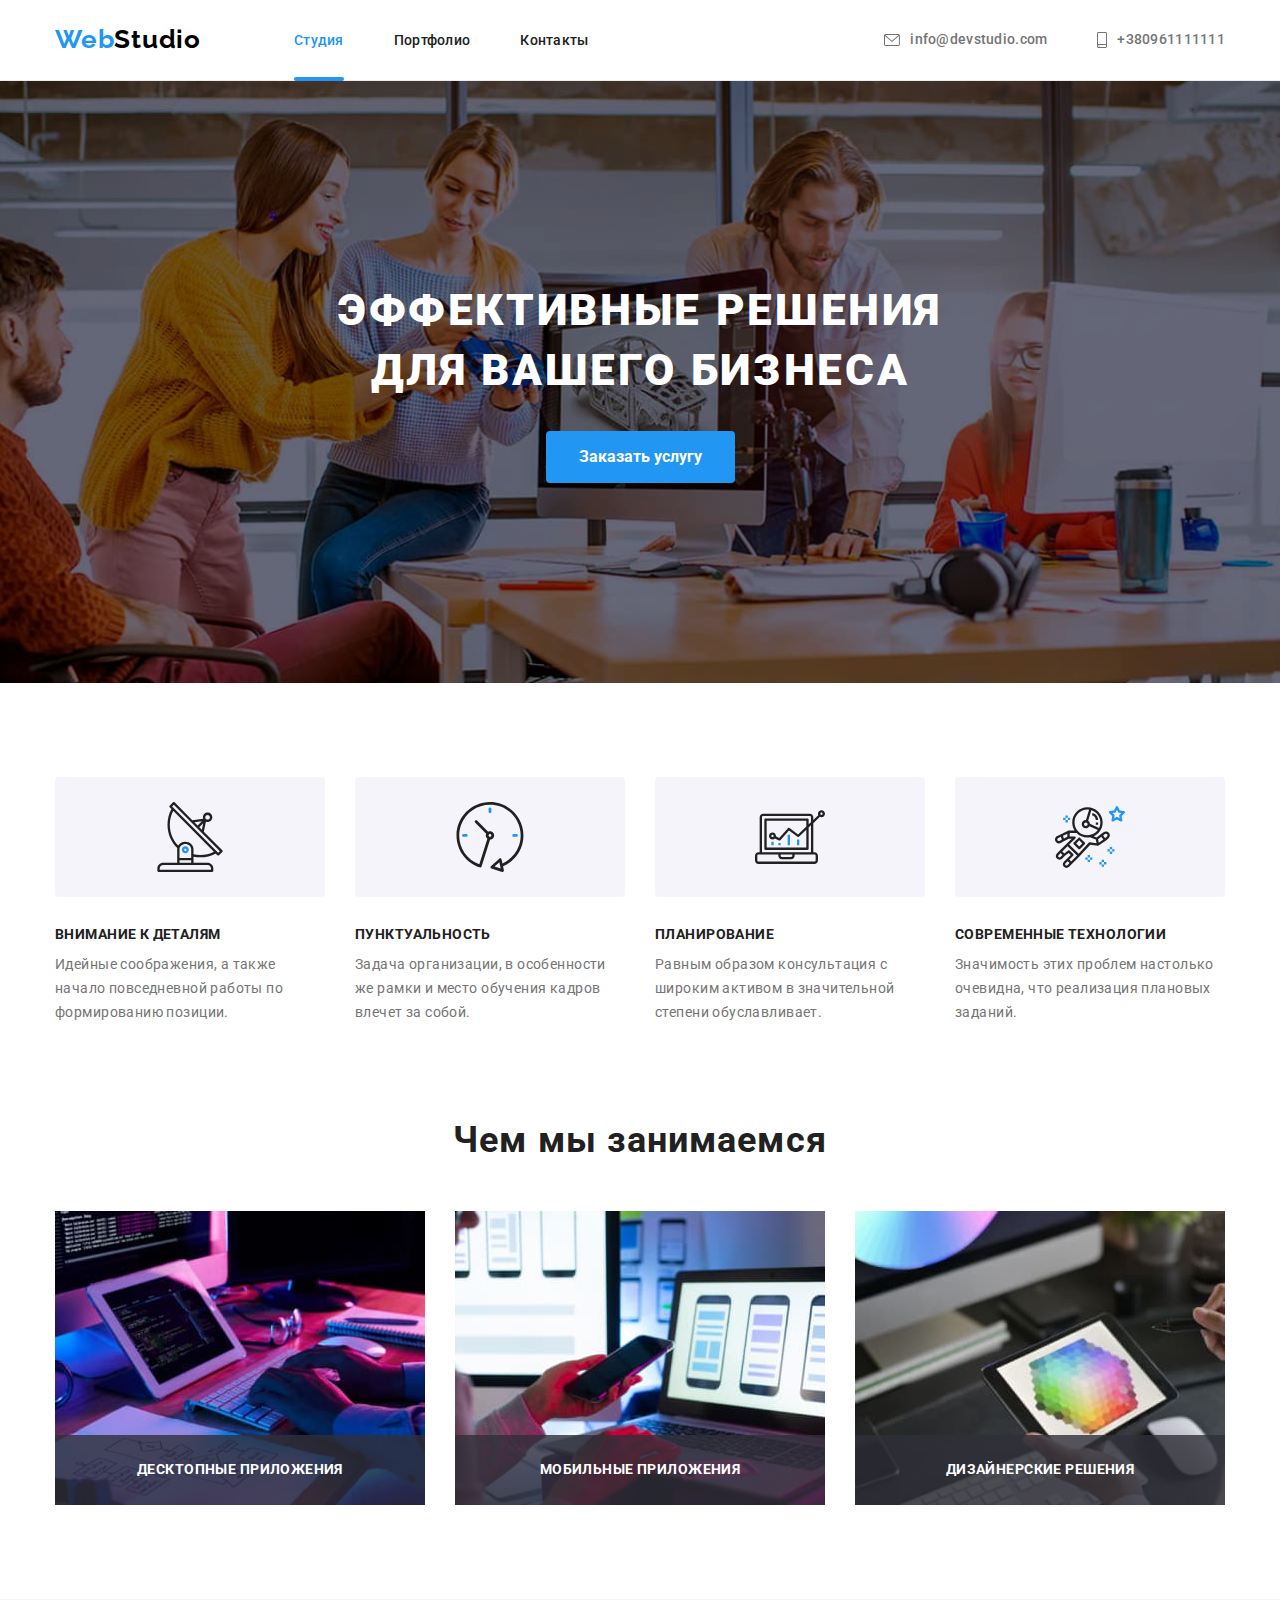
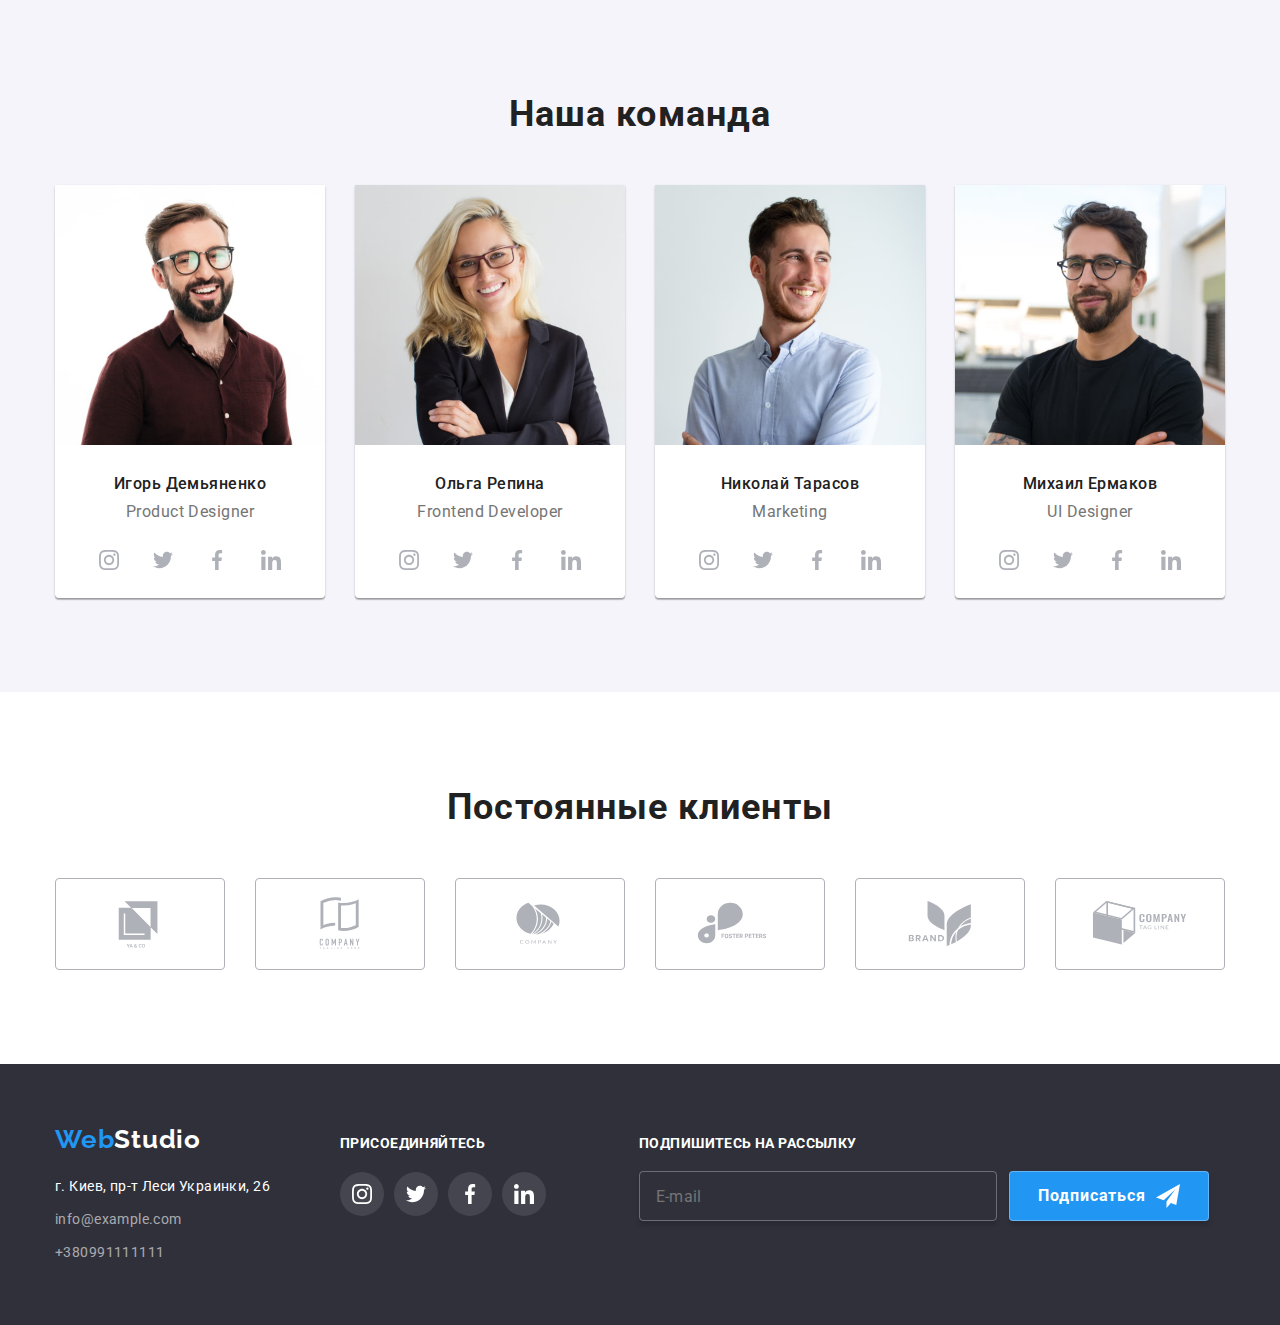
<file: index.html>
<!DOCTYPE html>
<html lang="ru">

<head>
    <meta charset="UTF-8">
    <meta http-equiv="X-UA-Compatible" content="IE=edge">
    <meta name="viewport" content="width=device-width, initial-scale=1.0">
    <link rel="preconnect" href="https://fonts.googleapis.com">
    <link rel="preconnect" href="https://fonts.gstatic.com" crossorigin>
    <link
        href="https://fonts.googleapis.com/css2?family=Raleway:wght@700&family=Roboto:wght@400;500;700;900&display=swap"
        rel="stylesheet">
    <link rel="stylesheet"
        href="https://cdnjs.cloudflare.com/ajax/libs/modern-normalize/1.1.0/modern-normalize.min.css" />
    <link rel="stylesheet" href="./styles/styles.css">
    <title>Студия</title>
</head>

<body>
    <header class="header">
        <div class="container flex-nav">
            <a class="logo" href="./index.html"><span class="logo-web">Web</span><span
                    class="logo-studio">Studio</span></a>
            <nav>
                <ul class="menu">
                    <li class="nav-list"><a class="menu-link current" href="./index.html">Студия</a></li>
                    <li class="nav-list"><a class="menu-link" href="./portfolio.html">Портфолио</a></li>
                    <li class="nav-list"><a class="menu-link" href="">Контакты</a></li>
                </ul>
            </nav>
            <ul class="contact">
                <li class="contact-item">
                    <a class="contact-link" href="mailto:info@devstudio.com">
                        <svg class="email-icon" width="16" height="12">
                            <use href="./images/sprite.svg#icon-email">
                            </use>
                        </svg>info@devstudio.com</a>
                </li>
                <li class="contact-item">
                    <a class="contact-link" href="tel:+380961111111">
                        <svg class="smartphone-icon" width="10" height="16">
                            <use href="./images/sprite.svg#icon-smartphone-new">
                            </use>
                        </svg>+380961111111</a>
                </li>
            </ul>
        </div>
    </header>

    <main>
        <section class="hero">
            <div class="container">
                <h1 class="hero-title">Эффективные решения для вашего бизнеса</h1>
                <button data-modal-open class="hero-button" type="button">Заказать услугу</button>
            </div>
        </section>

        <section class="section">
            <div class="container">
                <h2 class="visually-hiden">Нашы преимущества</h2>
                <ul class="benefits">
                    <li class="benefits-list">
                        <div class="benefits-icons">
                            <svg class="benefits-icon" width="70" height="70">
                                <use href="./images/sprite.svg#icon-antenna"></use>
                            </svg>
                        </div>
                        <h3 class="benefits-title">Внимание к деталям</h3>
                        <p class="benefits-description">Идейные соображения, а также начало повседневной работы по
                            формированию позиции.</p>
                    </li>
                    <li class="benefits-list">
                        <div class="benefits-icons">
                            <svg class="benefits-icon" width="70" height="70">
                                <use href="./images/sprite.svg#icon-clock">
                                </use>
                            </svg>
                        </div>
                        <h3 class="benefits-title">Пунктуальность</h3>
                        <p class="benefits-description">Задача организации, в особенности же рамки и место обучения
                            кадров влечет за собой.</p>
                    </li>
                    <li class="benefits-list">
                        <div class="benefits-icons">
                            <svg class="benefits-icon" width="70" height="70">
                                <use href="./images/sprite.svg#icon-diagram"></use>
                            </svg>
                        </div>
                        <h3 class="benefits-title">Планирование</h3>
                        <p class="benefits-description">Равным образом консультация с широким активом в значительной
                            степени обуславливает.</p>
                    </li>
                    <li class="benefits-list">
                        <div class="benefits-icons">
                            <svg class="benefits-icon" width="70" height="70">
                                <use href="./images/sprite.svg#icon-astronaut"></use>
                            </svg>
                        </div>
                        <h3 class="benefits-title">Современные технологии</h3>
                        <p class="benefits-description">Значимость этих проблем настолько очевидна, что реализация
                            плановых заданий.</p>
                    </li>
                </ul>
            </div>
        </section>

        <section class="section feature">
            <div class="container">
                <h2 class="title">Чем мы занимаемся</h2>
                <ul class="images">
                    <li class="images-list">
                        <img class="img" src="./images/image1.jpg" alt="создание" width="370" height="294">
                        <div class="img-position">
                            <h3 class="img-title">Десктопные приложения</h3>
                        </div>
                    </li>
                    <li class="images-list">
                        <img class="img" src="./images/image2.jpg" alt="стили" width="370" height="294">
                        <div class="img-position">
                            <h3 class="img-title">Мобильные приложения</h3>
                        </div>
                    </li>
                    <li class="images-list">
                        <img class="img" src="./images/image3.jpg" alt="оптимизация" width="370" height="294">
                        <div class="img-position">
                            <h3 class="img-title">Дизайнерские решения</h3>
                        </div>
                    </li>
                </ul>
            </div>
        </section>

        <section class="section command">
            <div class="container">
                <h2 class="title">Наша команда</h2>
                <ul class="image-block">
                    <li class="command-list">
                        <img class="photo" src="./images/teamcard1.jpg" alt="designer" width="270" height="260">
                        <div class="team-work">
                            <h3 class="team">Игорь Демьяненко</h3>
                            <p class="work">Product Designer</p>
                            <ul class="social-link-team">
                                <li class="social-link-list">
                                    <a href="#" class="team-icon">
                                        <svg class="team-icons" width="20" height="20">
                                            <use href="./images/sprite.svg#icon-instagram"></use>
                                        </svg>
                                    </a>
                                </li>
                                <li class="social-link-list">
                                    <a href="#" class="team-icon">
                                        <svg class="team-icons" width="20" height="20">
                                            <use href="./images/sprite.svg#icon-twitter"></use>
                                        </svg>
                                    </a>
                                </li>
                                <li class="social-link-list">
                                    <a href="#" class="team-icon">
                                        <svg class="team-icons" width="20" height="20">
                                            <use href="./images/sprite.svg#icon-facebook"></use>
                                        </svg>
                                    </a>
                                </li>
                                <li class="social-link-list">
                                    <a href="#" class="team-icon">
                                        <svg class="team-icons" width="20" height="20">
                                            <use href="./images/sprite.svg#icon-linkedin"></use>
                                        </svg>
                                    </a>
                                </li>
                            </ul>
                        </div>

                    </li>
                    <li class="command-list">
                        <img class="photo" src="./images/teamcard2.jpg" alt="front end" width="270" height="260">
                        <div class="team-work">
                            <h3 class="team">Ольга Репина</h3>
                            <p class="work">Frontend Developer</p>
                            <ul class="social-link-team">
                                <li class="social-link-list">
                                    <a href="#" class="team-icon">
                                        <svg class="team-icons" width="20" height="20">
                                            <use href="./images/sprite.svg#icon-instagram-1"></use>
                                        </svg>
                                    </a>
                                </li>
                                <li class="social-link-list">
                                    <a href="#" class="team-icon">
                                        <svg class="team-icons" width="20" height="20">
                                            <use href="./images/sprite.svg#icon-twitter-1"></use>
                                        </svg>
                                    </a>
                                </li>
                                <li class="social-link-list">
                                    <a href="#" class="team-icon">
                                        <svg class="team-icons" width="20" height="20">
                                            <use href="./images/sprite.svg#icon-facebook-1"></use>
                                        </svg>
                                    </a>
                                </li>
                                <li class="social-link-list">
                                    <a href="#" class="team-icon">
                                        <svg class="team-icons" width="20" height="20">
                                            <use href="./images/sprite.svg#icon-linkedin-1"></use>
                                        </svg>
                                    </a>
                                </li>
                            </ul>
                        </div>
                    </li>
                    <li class="command-list">
                        <img class="photo" src="./images/teamcard3.jpg" alt="marketing" width="270" height="260">
                        <div class="team-work">
                            <h3 class="team">Николай Тарасов</h3>
                            <p class="work">Marketing</p>
                            <ul class="social-link-team">
                                <li class="social-link-list">
                                    <a href="#" class="team-icon">
                                        <svg class="team-icons" width="20" height="20">
                                            <use href="./images/sprite.svg#icon-instagram-1"></use>
                                        </svg>
                                    </a>
                                </li>
                                <li class="social-link-list">
                                    <a href="#" class="team-icon">
                                        <svg class="team-icons" width="20" height="20">
                                            <use href="./images/sprite.svg#icon-twitter-1"></use>
                                        </svg>
                                    </a>
                                </li>
                                <li class="social-link-list">
                                    <a href="#" class="team-icon">
                                        <svg class="team-icons" width="20" height="20">
                                            <use href="./images/sprite.svg#icon-facebook-1"></use>
                                        </svg>
                                    </a>
                                </li>
                                <li class="social-link-list">
                                    <a href="#" class="team-icon">
                                        <svg class="team-icons" width="20" height="20">
                                            <use href="./images/sprite.svg#icon-linkedin-1"></use>
                                        </svg>
                                    </a>
                                </li>
                            </ul>
                        </div>
                    </li>
                    <li class="command-list">
                        <img class="photo" src="./images/teamcard4.jpg" alt="designer" width="270" height="260">
                        <div class="team-work">
                            <h3 class="team">Михаил Ермаков</h3>
                            <p class="work">UI Designer</p>
                            <ul class="social-link-team">
                                <li class="social-link-list">
                                    <a href="#" class="team-icon">
                                        <svg class="team-icons" width="20" height="20">
                                            <use href="./images/sprite.svg#icon-instagram-1"></use>
                                        </svg>
                                    </a>
                                </li>
                                <li class="social-link-list">
                                    <a href="#" class="team-icon">
                                        <svg class="team-icons" width="20" height="20">
                                            <use href="./images/sprite.svg#icon-twitter-1"></use>
                                        </svg>
                                    </a>
                                </li>
                                <li class="social-link-list">
                                    <a href="#" class="team-icon">
                                        <svg class="team-icons" width="20" height="20">
                                            <use href="./images/sprite.svg#icon-facebook-1"></use>
                                        </svg>
                                    </a>
                                </li>
                                <li class="social-link-list">
                                    <a href="#" class="team-icon">
                                        <svg class="team-icons" width="20" height="20">
                                            <use href="./images/sprite.svg#icon-linkedin-1"></use>
                                        </svg>
                                    </a>
                                </li>
                            </ul>
                        </div>
                    </li>
                </ul>
            </div>
        </section>
        <section class="section">
            <div class="container">
                <h2 class="title">Постоянные клиенты</h2>
                <ul class="client-list">
                    <li class="client-item">
                        <a href="#" class="client"><svg class="clients-icon" width="106" height="60">
                                <use href="./images/sprite.svg#icon-logo-new"></use>
                            </svg></a>

                    </li>
                    <li class="client-item">
                        <a href="#" class="client"><svg class="clients-icon" width="106"
                                height="60">
                                <use href="./images/sprite.svg#icon-logo-new-1"></use>
                            </svg></a>

                    </li>
                    <li class="client-item">
                        <a href="#" class="client">
                            <svg class="clients-icon" width="106" height="60">
                                <use href="./images/sprite.svg#icon-logo-new-2"></use>
                            </svg>
                        </a>

                    </li>
                    <li class="client-item"><a href="#" class="client">
                            <svg class="clients-icon" width="106" height="60">
                                <use href="./images/sprite.svg#icon-logo-new-3"></use>
                            </svg>
                        </a>

                    </li>
                    <li class="client-item"><a href="#" class="client">
                            <svg class="clients-icon" width="106" height="60">
                                <use href="./images/sprite.svg#icon-logo-new-4"></use>
                            </svg>
                        </a>

                    </li>
                    <li class="client-item"><a href="#" class="client">
                            <svg class="clients-icon" width="106" height="60">
                                <use href="./images/sprite.svg#icon-logo-new-5"></use>
                            </svg>
                        </a>

                    </li>
                </ul>
            </div>
        </section>
    </main>

    <footer class="footer">
        <div class="container footer-position">
            <div class="footer-adress">
                <a class="footer-logo" href="index.html"><span class="logo-web">Web</span><span
                    class="logo-foot">Studio</span></a>
                    <address class="adress">
                        <ul class="contact-list">
                            <li class="map-link">
                                <a class="adress-link"
                                    href="https://www.google.com/maps/place/%D0%B1%D1%83%D0%BB.+%D0%9B%D0%B5%D1%81%D0%B8+%D0%A3%D0%BA%D1%80%D0%B0%D0%B8%D0%BD%D0%BA%D0%B8,+26,+%D0%9A%D0%B8%D0%B5%D0%B2,+02000/@50.4265807,30.5361971,17z/data=!3m1!4b1!4m5!3m4!1s0x40d4cf0e033ecbe9:0x57a4dffefec77da0!8m2!3d50.4265807!4d30.5383858">г.
                                    Киев, пр-т Леси Украинки, 26</a>
                            </li>
                            <li class="adress-list">
                                <a class="adress-contacts" href="mailto:info@example.com">info@example.com</a>
                            </li>
                            <li class="adress-list">
                                <a class="adress-contacts" href="tel:+380991111111">+380991111111</a>
                            </li>
                        </ul>
                    </address>
            </div>
            <div class="social-link-footer">
                <h3 class="footer-title">Присоединяйтесь</h3>
                <ul class="footer-icon">
                    <li class="footer-icon-list">
                        <a href="#" class="icon-link">
                            <svg class="icons-link" width="20" height="20">
                                <use href="./images/sprite.svg#icon-instagram"></use>
                            </svg>
                        </a>
                    </li>
                    <li class="footer-icon-list">
                        <a href="#" class="icon-link">
                            <svg class="icons-link" width="20" height="20">
                                <use href="./images/sprite.svg#icon-twitter"></use>
                            </svg>
                        </a>
                    </li>
                    <li class="footer-icon-list">
                        <a href="#" class="icon-link">
                            <svg class="icons-link" width="20" height="20">
                                <use href="./images/sprite.svg#icon-facebook"></use>
                            </svg>
                        </a>
                    </li>
                    <li class="footer-icon-list">
                        <a href="#" class="icon-link">
                            <svg class="icons-link" width="20" height="20">
                                <use href="./images/sprite.svg#icon-linkedin"></use>
                            </svg>
                        </a>
                    </li>
                </ul>
            </div>
            <div class="footer-form">
                <h3 class="form-title">Подпишитесь на рассылку</h3>
                <form class="form">
                    <div class="form-item">
                        <label for="mail"></label>
                        <input type="email" name="mail" id="mail" placeholder="E-mail">
                    </div>
                    <div class="form-item">
                        <button class="follow-button" type="submit">Подписаться
                            <svg class="follow-icon" width="24" height="24">
                                <use href="./images/sprite.svg#icon-telegram"></use>
                            </svg>
                        </button>
                    </div>
                </form>
            </div>
        </div>
    </footer>
    <div class="backdrop is-hidden" data-modal>
        <div class="modal">
            <button class="modal-button" data-modal-close>
                <svg class="close-modal" width="18" height="18">
                    <use href="./images/sprite.svg#icon-close"></use>
                </svg>
            </button>
            <h3 class="modal-title">Оставьте свои данные, мы вам перезвоним</h3>
            <form>
                <div class="modal-form">
                    <label class="modal-label" for="name">
                        Имя
                        <input class="modal-input" type="text" name="name" id="name">
                        <svg class="modal-icons" width="18" height="18">
                            <use href="./images/sprite.svg#icon-modal-1"></use>
                        </svg>
                    </label>
                </div>
            
                <div class="modal-form">
                    <label class="modal-label" for="tel">
                        Телефон
                        <input class="modal-input" type="tel" name="phone" id="phone">
                        <svg class="modal-icons" width="18" height="18">
                            <use href="./images/sprite.svg#icon-modal-2"></use>
                        </svg>
                    </label>
                </div>
                <div class="modal-form">
                    <label class="modal-label" for="tel">
                        Почта
                        <input class="modal-input" type="email" name="mail" id="mail">
                        <svg class="modal-icons" width="18" height="18">
                            <use href="./images/sprite.svg#icon-modal-3"></use>
                        </svg>
                    </label>
                </div>
                <div class="modal-comment">
                    <label class="modal-textfield" for="comment">
                        Комментарий
            
                    </label>
                    <textarea class="textarea" name="comment" id="comment" placeholder="Введите текст"></textarea>
            
                </div>
            
                <label class="checkbox-label">
            
                    <input class="checkbox" type="checkbox">
                    <span class="checkbox-icon"></span>
                    <span>Соглашаюсь с рассылкой и принимаю
                        <a href="" class="privacy-policy">Условия договора</a> </span>
                </label>
            
                <div class="modal-submit-button">
                    <button class="submit-button" type="submit">Отправить</button>
                </div>
            
            
            </form>
        </div>
    
    </div>
    <script src="./js/modal.js"></script>
</body>

</html>
</file>
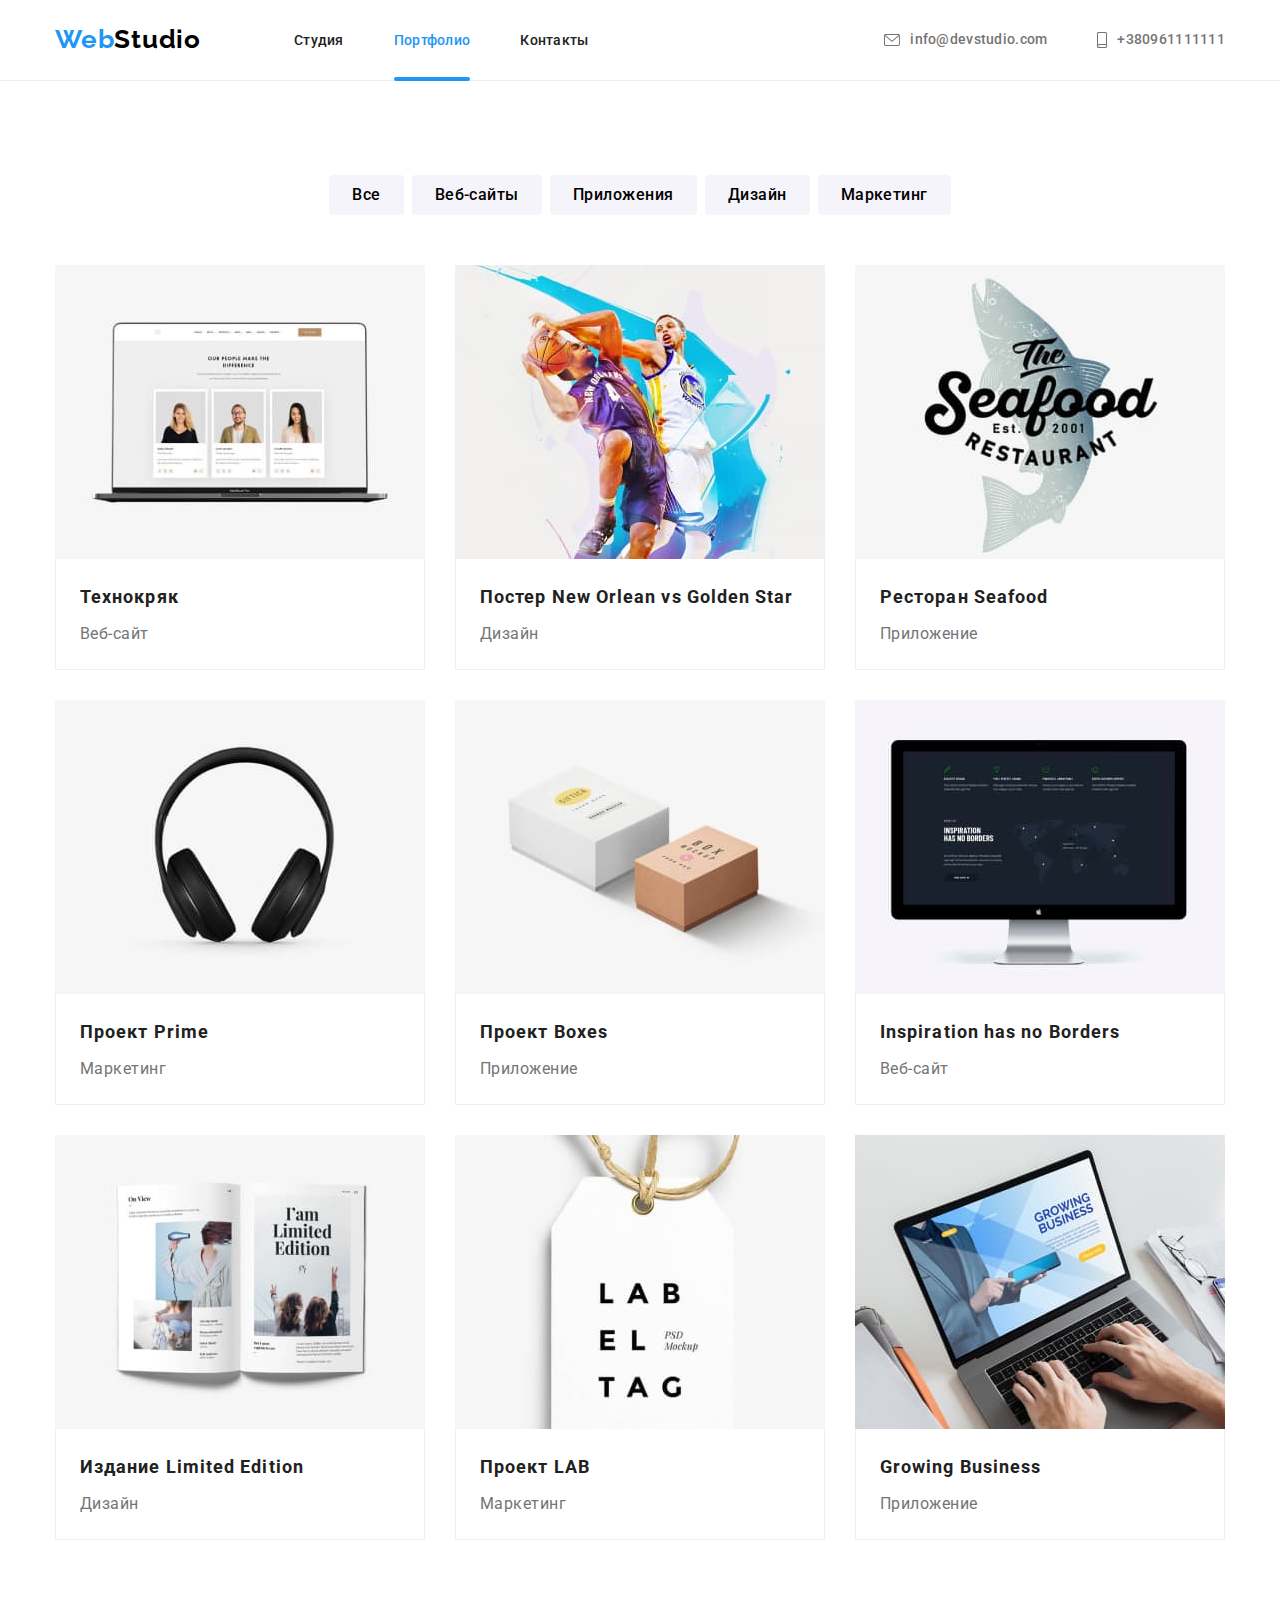
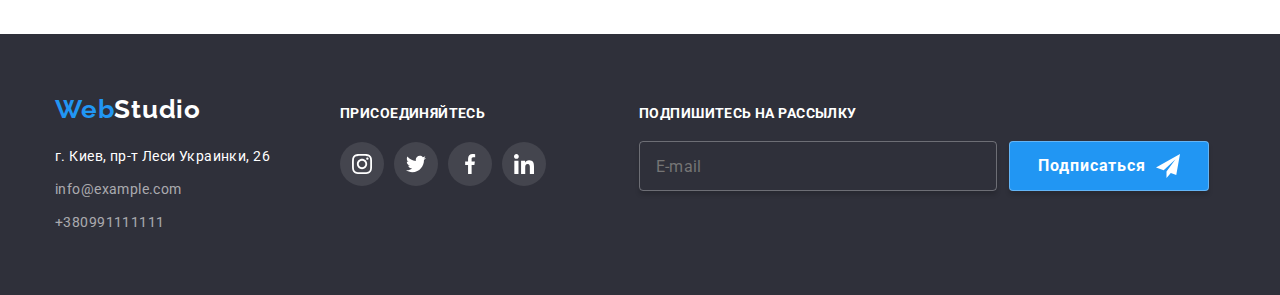
<file: portfolio.html>
<!DOCTYPE html>
<html lang="ru">

<head>
    <meta charset="UTF-8" />
    <meta http-equiv="X-UA-Compatible" content="IE=edge" />
    <meta name="viewport" content="width=device-width, initial-scale=1.0" />
    <link rel="preconnect" href="https://fonts.googleapis.com" />
    <link rel="preconnect" href="https://fonts.gstatic.com" crossorigin />
    <link
        href="https://fonts.googleapis.com/css2?family=Raleway:wght@700&family=Roboto:wght@400;500;700;900&display=swap"
        rel="stylesheet" />
    <link rel="stylesheet"
        href="https://cdnjs.cloudflare.com/ajax/libs/modern-normalize/1.1.0/modern-normalize.min.css" />
    <link rel="stylesheet" href="./styles/styles.css" />
    <title>Портфолио</title>
</head>

<body>
    <header class="header">
        <div class="container flex-nav">
            <a class="logo" href="./index.html"><span class="logo-web">Web</span><span
                    class="logo-studio">Studio</span></a>
            <nav>
                <ul class="menu">
                    <li class="nav-list">
                        <a class="menu-link" href="./index.html">Студия</a>
                    </li>
                    <li class="nav-list">
                        <a class="menu-link current" href="./portfolio.html">Портфолио</a>
                    </li>
                    <li class="nav-list"><a class="menu-link" href="">Контакты</a></li>
                </ul>
            </nav>
            <ul class="contact">
                <li class="contact-item">
                    <a class="contact-link" href="mailto:info@devstudio.com">
                        <svg class="email-icon" width="16" height="12">
                            <use href="./images/sprite.svg#icon-email"></use>
                        </svg>info@devstudio.com</a>
                </li>
                <li class="contact-item">
                    <a class="contact-link" href="tel:+380961111111">
                        <svg class="smartphone-icon" width="10" height="16">
                            <use href="./images/sprite.svg#icon-smartphone-new"></use>
                        </svg>
                        +380961111111</a>
                </li>
            </ul>
        </div>
    </header>
    <main>
        <section class="section">
            <div class="container">
                <h1 class="visually-hiden">Нашы проекты</h1>
                <ul class="but">
                    <li class="buttons-list">
                        <button type="button" class="buttons">Все</button>
                    </li>
                    <li class="buttons-list">
                        <button type="button" class="buttons">Веб-сайты</button>
                    </li>
                    <li class="buttons-list">
                        <button type="button" class="buttons">Приложения</button>
                    </li>
                    <li class="buttons-list">
                        <button type="button" class="buttons">Дизайн</button>
                    </li>
                    <li class="buttons-list">
                        <button type="button" class="buttons">Маркетинг</button>
                    </li>
                </ul>
                <ul class="images">
                    <li class="image-list">
                        <a href="#" class="product-link">
                            <div class="overlay">
                                <img class="img" src="./images/techno.jpg" alt="технокряк" width="370" height="294" />
                                <p class="overlay-title">
                                Ресурс предлагает комплексные предложения с разным уровнем
                                функционала и сервисов. Все это позволит посетителю получить
                                исчерпывающие сведения о компании или частном лице.
                                </p>
                            </div>
                            <div class="project-product">
                                <h2 class="project">Технокряк</h2>
                                <p class="product">Веб-сайт</p>
                            </div>
                        </a>
                        </li>
                    <li class="image-list">
                        <a href="#" class="product-link">
                            <img class="img" src="./images/neworlean.jpg" alt="орлеан" width="370" height="294" />

                            <div class="project-product">
                                <h2 class="project">Постер New Orlean vs Golden Star</h2>
                                <p class="product">Дизайн</p>
                            </div>
                        </a>
                    </li>
                    <li class="image-list">
                        <a href="#" class="product-link">
                            <img class="img" src="./images/seafood.jpg" alt="ресторан" width="370" height="294" />
                            <div class="project-product">
                                <h2 class="project">Ресторан Seafood</h2>
                                <p class="product">Приложение</p>
                            </div>
                        </a>
                    </li>
                    <li class="image-list">
                        <a href="#" class="product-link"><img class="img" src="./images/prime.jpg" alt="проект Prime"
                                width="370" height="294" />
                            <div class="project-product">
                                <h2 class="project">Проект Prime</h2>
                                <p class="product">Маркетинг</p>
                            </div>
                        </a>
                    </li>
                    <li class="image-list">
                        <a href="#" class="product-link">
                            <img class="img" src="./images/boxes.jpg" alt="проект boxes" width="370" height="294" />
                            <div class="project-product">
                                <h2 class="project">Проект Boxes</h2>
                                <p class="product">Приложение</p>
                            </div>
                        </a>
                    </li>
                    <li class="image-list">
                        <a href="#" class="product-link">
                            <img class="img" src="./images/inspiration.jpg" alt="нет границ" width="370" height="294" />
                            <div class="project-product">
                                <h2 class="project">Inspiration has no Borders</h2>
                                <p class="product">Веб-сайт</p>
                            </div>
                        </a>
                    </li>
                    <li class="image-list">
                        <a href="#" class="product-link">
                            <img class="img" src="./images/limitedit.jpg" alt="limited edition" width="370"
                                height="294" />
                            <div class="project-product">
                                <h2 class="project">Издание Limited Edition</h2>
                                <p class="product">Дизайн</p>
                            </div>
                        </a>
                    </li>
                    <li class="image-list">
                        <a href="#" class="product-link">
                            <img class="img" src="./images/lab.jpg" alt="проект lab" width="370" height="294" />
                            <div class="project-product">
                                <h2 class="project">Проект LAB</h2>
                                <p class="product">Маркетинг</p>
                            </div>
                        </a>
                    </li>
                    <li class="image-list">
                        <a href="#" class="product-link">
                            <img class="img" src="./images/growbiz.jpg" alt="groving business" width="370"
                                height="294" />
                            <div class="project-product">
                                <h2 class="project">Growing Business</h2>
                                <p class="product">Приложение</p>
                            </div>
                        </a>
                    </li>
                </ul>
            </div>
        </section>
    </main>
    <footer class="footer">
        <div class="container footer-position">
            <div class="footer-adress">
                <a class="footer-logo" href="index.html"><span class="logo-web">Web</span><span
                        class="logo-foot">Studio</span></a>
                <address class="adress">
                    <ul class="contact-list">
                        <li class="map-link">
                            <a class="adress-link"
                                href="https://www.google.com/maps/place/%D0%B1%D1%83%D0%BB.+%D0%9B%D0%B5%D1%81%D0%B8+%D0%A3%D0%BA%D1%80%D0%B0%D0%B8%D0%BD%D0%BA%D0%B8,+26,+%D0%9A%D0%B8%D0%B5%D0%B2,+02000/@50.4265807,30.5361971,17z/data=!3m1!4b1!4m5!3m4!1s0x40d4cf0e033ecbe9:0x57a4dffefec77da0!8m2!3d50.4265807!4d30.5383858">г.
                                Киев, пр-т Леси Украинки, 26</a>
                        </li>
                        <li class="adress-list">
                            <a class="adress-contacts" href="mailto:info@example.com">info@example.com</a>
                        </li>
                        <li class="adress-list">
                            <a class="adress-contacts" href="tel:+380991111111">+380991111111</a>
                        </li>
                    </ul>
                </address>
            </div>
            <div class="social-link-footer">
                <h3 class="footer-title">Присоединяйтесь</h3>
                <ul class="footer-icon">
                    <li class="footer-icon-list">
                        <a href="#" class="icon-link">
                            <svg class="icons-link" width="20" height="20">
                                <use href="./images/sprite.svg#icon-instagram"></use>
                            </svg>
                        </a>
                    </li>
                    <li class="footer-icon-list">
                        <a href="#" class="icon-link">
                            <svg class="icons-link" width="20" height="20">
                                <use href="./images/sprite.svg#icon-twitter"></use>
                            </svg>
                        </a>
                    </li>
                    <li class="footer-icon-list">
                        <a href="#" class="icon-link">
                            <svg class="icons-link" width="20" height="20">
                                <use href="./images/sprite.svg#icon-facebook"></use>
                            </svg>
                        </a>
                    </li>
                    <li class="footer-icon-list">
                        <a href="#" class="icon-link">
                            <svg class="icons-link" width="20" height="20">
                                <use href="./images/sprite.svg#icon-linkedin"></use>
                            </svg>
                        </a>
                    </li>
                </ul>
            </div>
            <div class="footer-form">
                <h3 class="form-title">Подпишитесь на рассылку</h3>
                <form class="form">
                    <div class="form-item">
                        <label for="mail"></label>
                        <input type="email" name="mail" id="mail" placeholder="E-mail">
                    </div>
                    <div class="form-item">
                        <button class="follow-button" type="submit">Подписаться
                            <svg class="follow-icon" width="24" height="24">
                                <use href="./images/sprite.svg#icon-telegram"></use>
                            </svg>
                        </button>
                    </div>
                </form>
            </div>
        </div>
    </footer>
</body>

</html>
</file>
<file: styles/styles.css>
:root {
    --main-color: #212121;
    --secondary-color: #757575;
    --adress-hero-color: #FFFFFF;
    --hover-color: #2196F3;
    --hero-bgc: #2F303A;
    --header-border-color: #ECECEC;
    --image-border-color: #EEEEEE;
    --first-logo-color: #000000;
    --second-logo-color: #2196F3;
    --footer-contacts-color: rgba(255, 255, 255, 0.6);
    --footer-bgc: #2F303A;
    --section-command-bgc: #F5F4FA;
    --button-hover-bgc: rgba(24, 140, 232, 1);
    --general-font: 'Roboto', sans-serif;
    --secondary-font: 'Raleway', sans-serif;
    --button-font-family: inherit;
    --clients-icon-color: #AFB1B8;
}

html {
    box-sizing: border-box;
}

*,
*::before, 
*::after {
    box-sizing: inherit;
}

ul,
li,
p,
span,
h1,
h2,
h3 {
    margin: 0;
    padding: 0;
}

body {
    color: var(--main-color);
    font-family: var(--general-font), var(--secondary-font);
}

.container {
    margin: 0 auto;
    width: 1200px;
    padding: 0 15px;
}

.section {
    padding: 94px 0;
}

.header {
    border-bottom: 1px solid var(--header-border-color);
}

/* Logo header footer */
.logo {
    display: inline-block;
    padding: 24px 0 25px 0;
    margin-right: 93px;
    /* min-width: 145px; */
    font-family: var(--secondary-font);
    font-weight: 700;
    font-size: 26px;
    line-height: 1.19;
    letter-spacing: 0.03em;
    text-decoration: none;
    text-align: center;
}

.logo-web {
    color: var(--second-logo-color);
}

.logo-studio {
    color: var(--first-logo-color);
}

.logo-foot {
    color: var(--adress-hero-color);
}

.footer-logo {
    display: inline-block;
    margin-bottom: 20px;
    font-family: var(--secondary-font);
    font-weight: 700;
    font-size: 26px;
    line-height: 1.19;
    letter-spacing: 0.03em;
    text-decoration: none;
}

/* Навігація */

.flex-nav {
    display: flex;
    align-items: center;
}

.nav-list {
    
    margin-right: 50px;
    list-style-type:none;
}


/* Лінки навігації */

.menu {
    display: flex;
    font-weight: 500;
    font-size: 14px;
    line-height: 16px;
    letter-spacing: 0.02em;

}

.menu .nav-list:last-child {
    margin-right: 0;
}


.menu-link {
    position: relative;
    padding: 32px 0px;
    color: var(--main-color);
    text-decoration: none;
    transition: color 250ms cubic-bezier(0.4, 0, 0.2, 1);
}

.menu-link:hover,
.menu-link:focus {
    color: var(--hover-color);
}


/* Поточна сторінка */
.current {
    color: var(--hover-color);
}

.current::after {
    content: "";
    margin-bottom: -1px;
    position: absolute;
    left: 0;
    bottom: 0;
    display: block;
    width: 100%;
    height: 4px;
    background-color: var(--hover-color);
    border-radius: 2px;
}
/* Контакти в хедері */
.contact {
    display: flex;
    margin-left: auto; 
    list-style-type: none;
}

.contact-item {
    fill: var(--secondary-color);
    margin-right: 50px;
    
}

.contact-item:last-child {
    margin-right: 0;
}

.contact-link {
    display: flex;
    font-weight: 500;
    font-size: 14px;
    line-height: 1.14;
    letter-spacing: 0.02em;
    align-items: center;
    padding: 32px 0;
    color: var(--secondary-color);
    text-decoration: none;
    transition-property: color, fill;
    transition-duration: 250ms;
    transition-timing-function: cubic-bezier(0.4, 0, 0.2, 1);
    
}


.contact-link:hover,
.contact-link:focus {
    color: var(--hover-color);
    fill: var(--hover-color);
}

/* HERO */

.hero {
    background: url(../images/overlay.jpg);
    background-color: rgba(47, 48, 58, 0.4);
    background-blend-mode: overlay;
    background-repeat: no-repeat;
    background-size: cover;
    background-position: center;
    max-width: 1600px;
    min-height: 600px;
    margin: 0 auto;
    padding-top: 200px;
    padding-bottom: 200px;
    text-align: center;
    letter-spacing: 0.06em;
}

.hero-title {
    max-width: 696px;
    margin: 0 auto;
    text-transform: uppercase;
    color: var(--adress-hero-color);
    font-weight: 900;
    font-size: 44px;
    line-height: 1.36;
    letter-spacing: 0.06em;
}

/* hero-button */
.hero-button {
    display: inline-block;
    border: 1px solid transparent;
    border-radius: 4px;
    padding: 10px 32px;
    margin-top: 30px;
    cursor: pointer;
    color: var(--adress-hero-color);
    background-color: var(--hover-color);
    font-family: var(--button-font-family);
    font-weight: 700;
    font-size: 16px;
    line-height: 1.88;
    transition: color 250ms cubic-bezier(0.4, 0, 0.2, 1);
}

.hero .button:hover,
.hero .button:focus {
    background-color: var(--button-hover-bgc);
    
}

/* вторинні заголовки */

/* .title-hide {
    display: none;
} */

/* Заголовки Н2 */
.title {
    margin-bottom: 50px;
    font-weight: 700;
    font-size: 36px;
    line-height: 1.17;
    text-align: center;
    letter-spacing: 0.03em;
}


/* Секція переваг */
.feature {
    padding-top: 0px;
}

.benefits {
    display: flex;
    list-style-type: none;
}

.benefits-list {
    display: inline-block;
    margin-right: 30px;
    
}

.benefits .benefits-list:last-child {
    margin-right: 0;
}

.benefits-title {
    margin-bottom: 10px;
    font-weight: 700;
    font-size: 14px;
    line-height: 1.14;
    text-transform: uppercase;
    letter-spacing: 0.03em;
}

.benefits-description {
    color: var(--secondary-color);
    font-size: 14px;
    line-height: 1.71;
    letter-spacing: 0.03em;
}


/* Стилі верхніхкартинок студії */
.feature {
    padding-top: 0px;
}


.images {
    
     display: flex;
    flex-wrap: wrap;
    list-style-type: none;
}


.images-list {
    position: relative;
    margin-right: 30px;
    
}

.img-position {
    display: flex;
    position: absolute;
    left: 0;
    bottom: 0;
    background: rgba(47, 48, 58, 0.8);
    width: 370px;
    height: 70px;
    align-items: center;
    justify-content: center;
}

.img-title {
    color: var(--adress-hero-color);
    font-weight: 700;
    font-size: 14px;
    line-height: 1.14;
    letter-spacing: 0.03em;
    text-transform: uppercase;
}
.images-list:last-child {
    margin-right: 0;
}

.images:last-child {
    margin-bottom: 0px;
}

/* Стилі для картинок портфоліо */
.image-list {
    width: 370px;
    margin-right: 30px;
    margin-bottom: 30px;
    

}

.image-list:nth-child(3n) {
    margin-right: 0;
}

.image-list:nth-last-child(-n+3) {
    margin-bottom: 0px;
}


.photo {
    display: block;
    max-width: 100%;
    height: auto;    
}

.image-block {
    display: flex;
    list-style-type: none;
}


/* Обгортка команди */

.command {
    background-color: var(--section-command-bgc);
}

.command-list {
    background-color: var(--adress-hero-color);
    margin-right: 30px;
    box-shadow: 0px 1px 3px rgba(0, 0, 0, 0.12), 0px 1px 1px rgba(0, 0, 0, 0.14), 0px 2px 1px rgba(0, 0, 0, 0.2);
    border-radius: 0px 0px 4px 4px;

}

.command-list:last-child {
    margin-right: 0;
}

.team-work {
    
    padding-top: 30px;
    padding-bottom: 16px;
    text-align: center;
}
.team {
    margin-bottom: 10px;
    font-size: 16px;
    font-weight: 500;
    line-height: 1.17;
    letter-spacing: 0.03em;
}

.work {
    color: var(--secondary-color);
    font-size: 16px;
    margin-bottom: 16px;
    line-height: 1.17;
    letter-spacing: 0.03em;
}




/* footer */
.footer {
    
    padding: 60px 0;
    background-color: var(--footer-bgc);
}



/* Навігація футера */
.adress {
    font-style: normal;
    font-size: 14px;
    line-height: 1.71;
}

.adress-contacts {
    transition: color 250ms cubic-bezier(0.4, 0, 0.2, 1);
}


.adress-contacts:hover,
.adress-contacts:focus {
    color: var(--hover-color);
}



/* Посилання на карти */

.adress-link {
    display: block;
    color: var(--adress-hero-color);
    letter-spacing: 0.03em;
    text-decoration: none;
    transition: color 250ms cubic-bezier(0.4, 0, 0.2, 1);
}

.map-link {
    margin-bottom: 9px;
    
}

.adress-link:hover {
    color: var(--hover-color);

}

/* Список  */
.contact-list {
    list-style-type: none;
} 


/* Базові тилі телфону і пошти */
.adress-list {
    margin-bottom: 9px;
    min-width: 124px;
}

.contact-list .adress-list:last-child {
    margin-bottom: 0;
}

/* Тел і пошта */
.adress-contacts {
    display: block;
    color: var(--footer-contacts-color);
    font-size: 14px;
    line-height: 1.71;
    letter-spacing: 0.03em;
    text-decoration: none;
}

/* Portfolio */


.project {
    color: var(--main-color);
    margin-bottom: 4px;
    font-weight: 700;
    font-size: 18px;
    line-height: 2;
    letter-spacing: 0.06em;
    
}

.product {
    color: var(--secondary-color);
    font-size: 16px;
    line-height: 1.88;
    letter-spacing: 0.03em;
    text-decoration: none;
}

.project-product {
    padding: 20px 24px;
    border: 1px solid var(--image-border-color);
    border-top: 0;
    text-decoration: none;
}


.product-link {
    display: block;
    text-decoration: none;
    transition: box-shadow 250ms cubic-bezier(0.4, 0, 0.2, 1);
    
}

.product-link:hover {
    box-shadow: 0px 4px 4px rgba(0, 0, 0, 0.25);

}

/* Виліт тексту при ховері */
.product-link:focus{
    transform: translateY(0);
    box-shadow: 0px 4px 4px rgba(0, 0, 0, 0.25);
}

.product-link:hover .overlay-title {
    transform: translateY(0);
}

.product-link:focus .overlay-title {
    transform: translateY(0);
}


.but {
    justify-content: center;
    display: flex;
    margin-bottom: 50px;
}

.buttons-list {
    margin-right: 8px;
    list-style-type: none;
}

.but .buttons-list:last-child {
    margin-right: 0;
    
}

.buttons {
    padding: 6px 22px;
    border: 1px solid transparent;
    border-radius: 4px;
    cursor: pointer;
    background-color: var(--section-command-bgc);
    font-family: var(--button-font-family);
    font-weight: 500;
    font-size: 16px;
    line-height: 1.62;
    letter-spacing: 0.03em;
    transition-property: color, background-color, box-shadow;
    transition-duration: 250ms;
    transition-timing-function:cubic-bezier(0.4, 0, 0.2, 1);
}

.buttons:hover,
.buttons:focus {
    background-color: var(--hover-color);
    color: var(--adress-hero-color);
    box-shadow: 0px 4px 4px rgba(0, 0, 0, 0.25);
} 
/* списки картинок */


/* Картинки портфоліо */
.img {
    display: block;
    max-width: 100%;
    height: auto;
    
}

/* Приховування заголовку */
.visually-hiden {
    position: absolute;
    width: 1px;
    height: 1px;
    margin: -1px;
    border: 0;
    padding: 0;
    white-space: nowrap;
    clip-path: inset(100%);
    overflow: hidden;
}

/* Стилі іконок */
.smartphone-icon, .email-icon {
    margin-right: 10px;
}



.social-link-team {
    display: flex;
    align-items: center;
    justify-content: center;
    list-style-type: none;
}

.social-link-list {
    margin-right: 10px;
}

.social-link-list:last-child {
    margin-right: 0;
}
.team-icon {
    display: flex;
    color: var(--adress-hero-color);
    fill: var(--clients-icon-color);
    border: 1px solid transparent;
    border-radius: 50%;
    width: 44px;
    height: 44px;
    align-items: center;
    justify-content: center;
    transition-property: background-color, fill, box-shadow;
    transition-duration: 250ms;
    transition-timing-function: cubic-bezier(0.4, 0, 0.2, 1);
}

.team-icon:hover,
.team-icon:focus {
    fill: var(--adress-hero-color);
    border: color var(--hover-color);
    background-color: var(--hover-color);
    box-shadow: 0px 4px 4px rgba(0, 0, 0, 0.25);
}

.client-item {
    list-style-type: none;
    margin-right: 30px;
}

.client-item:last-child {
    margin-right: 0px;
}


.client {
    fill: var(--clients-icon-color);
    display: flex;
    border: 1px solid #AFB1B8;
    border-radius: 4px;
    width: 170px;
    height: 92px;
    box-sizing: border-box;
    align-items: center;
    justify-content: center;
    transition-property: fill, border-color;
    transition-duration: 250ms;
    transition-timing-function: cubic-bezier(0.4, 0, 0.2, 1);
}

.client-list {
    display: flex;
  
}

.client:hover,
.client:focus {
    fill: var(--hover-color);
    border-color: var(--hover-color);
    
}

.benefits {
    display: flex;
}


.benefits-list {
    border-radius: 4px;
}

.benefits-icons {
    background-color: var(--section-command-bgc);
    display: flex;
    justify-content: center;
    align-items: center;
    border-radius: 4px;
    width: 270px;
    height: 120px;
    margin-bottom: 30px;
}

/* СТилі футера */
.footer-adress {
    display: inline-block;
    margin: 0;
    padding: 0;
    
}

/* Флекс позиція для двох дів */
.footer-position {
    display: flex;
    align-items: baseline;
}
.social-link-footer {
    margin-left: 70px;
}
.footer-icon {
    display: flex;
    margin-right: 93px;
    
}

/* Заголовок приєднюйтесь */
.footer-title {
    display: inline-block;
    color: var(--adress-hero-color);
    margin-bottom: 20px;
    font-weight: 700;
    font-size: 14px;
    line-height: 1.17;
    letter-spacing: 0.03em;
    text-transform: uppercase;
}

/* Іконки соц мереж футера*/

.icon-link {
    display: flex;
    fill: var(--adress-hero-color);
    border: 1px solid transparent;
    border-radius: 50%;
    width: 44px;
    height: 44px;
    align-items: center;
    justify-content: center;
    background-color: rgba(255, 255, 255, 0.1);
    list-style-type: none;
    transition-property: background-color, border-color;
    transition-duration: 250ms;
    transition-timing-function: cubic-bezier(0.4, 0, 0.2, 1);
}

.icon-link:hover,
.icon-link:focus {
    background-color: var(--hover-color);
    border-color: var(--hover-color);
}

.footer-icon-list {
    list-style-type: none;
    margin-right: 10px;
}
.footer-icon-list:last-child {
    margin-right: 0;
}



/* Модальне вікно */
.backdrop {
    position: fixed;
    top: 0;
    left: 0;
    width: 100%;
    height: 100%;
    background: rgba(0, 0, 0, 0.2);
    transition-property: opacity, visibility;
    transition-duration: 250ms;
    transition-timing-function: cubic-bezier(0.4, 0, 0.2, 1);}

.is-hidden {
    visibility: hidden;
    opacity: 0;
    pointer-events: none;
}

.modal {
    position: absolute;
    top: 50%;
    left: 50%;
    padding: 40px;
    transform: translate(-50%, -50%);
    width: 528px;
    height: 581px;
    max-width: 100%;
    max-height: 100%;
    background-color: var(--adress-hero-color);
    box-shadow: 0px 1px 3px rgba(0, 0, 0, 0.12), 0px 1px 1px rgba(0, 0, 0, 0.14), 0px 2px 1px rgba(0, 0, 0, 0.2);
    border-radius: 4px;
}

.modal-button {
    position: absolute;
    top: 8px;
    right: 8px;
    display: flex;
    background-color: #FFFFFF;
    width: 30px;
    height: 30px;
    border: 1px solid rgba(0, 0, 0, 0.1);
    border-radius: 50%;
    box-sizing: border-box;
    justify-content: center;
    align-items: center;
    cursor: pointer;

}

.close-modal {
    fill: var(--first-logo-color);
    cursor: pointer;
    transition: fill 250ms cubic-bezier(0.4, 0, 0.2, 1);
}

.close-modal:hover {
    fill: var(--hover-color);
}



/* Overlay Portfolio */
.overlay {
    position: relative;
    overflow: hidden;
    
}

.overlay-title {
    position: absolute;
    display: block;
    width: 100%;
    height: 100%;
    top: 0;
    left: 0;
    color: var(--adress-hero-color);
    background-color: rgba(33, 150, 243, 0.9);
    padding: 63px 24px;
    font-size: 18px;
    line-height: 1.56;
    letter-spacing: 0.03em;
    text-align: left;
    transform: translateY(294px);
    transition: transform 250ms cubic-bezier(0.4, 0, 0.2, 1);
    
    
}
    
/* Форма футера */
/* .footer-form {
    margin-left: auto; */


.form-title {
    color: var(--adress-hero-color);
    margin-bottom: 20px;
    font-weight: 700;
    font-size: 14px;
    line-height: 16px;
    letter-spacing: 0.03em;
    text-transform: uppercase;
}


.form {
    display: flex;
}


.form-item {
    margin-right: 12px;

    list-style: none;
    outline: none;

}

.form-item input[type=email] {
    display: flex;
    color: rgba(255, 255, 255, 0.6);
    min-width: 358px;
    height: 50px;
    padding: 15px 16px;
    color: var(--secondary-color);
    font-weight: 400;
    font-size: 12px;
    line-height: 14px;
    letter-spacing: 0.01em;
    font-size: 16px;
    line-height: 1.87;
    background: inherit;
    border: 1px solid rgba(255, 255, 255, 0.3);
    border-radius: 4px;
    box-shadow: 0px 4px 4px rgba(0, 0, 0, 0.15);
    transition: border 250ms cubic-bezier(0.4, 0, 0.2, 1);
    outline: none;
    
}

.form-item:last-child {
    margin-right: 0;
}

.follow-button {
    display: flex;
    width: 200px;
    height: 50px;
    padding: 0;
    color: var(--adress-hero-color);
    background-color: var(--hover-color);
    border: 1px solid rgba(255, 255, 255, 0.3);
    box-sizing: border-box;
    box-shadow: 0px 4px 4px rgba(0, 0, 0, 0.15);
    border-radius: 4px;
    font-weight: 700;
    font-size: 16px;
    line-height: 1.88;
    align-items: center;
    justify-content: center;
    letter-spacing: 0.06em;
    
}

.follow-icon {
    margin-left: 10px;
    fill: var(--adress-hero-color);
}


.form-item input:focus {
    border-color: var(--hover-color);
}

/* Стилі форми модалки */

textarea {
    resize: none;
}

.modal-title {
    display: block;
    margin-bottom: 12px;
    font-size: 20px;
    line-height: 1.15;
    text-align: center;
    min-width: 100%;
    letter-spacing: 0.03em;
}

.modal-form {
    display: flex;
    flex-direction: column;

    margin-bottom: 10px;
    
}
.modal-label {
    color: var(--secondary-color);
    position: relative;
    font-size: 12px;
    line-height: 1.17;
    
}

.modal-input {
    display: inline-block;
    color: var(--secondary-color);
    width: 100%;
    height: 40px;
    margin-top: 4px;
    padding: 12px 42px;
    border: 1px solid rgba(33, 33, 33, 0.2);
    box-sizing: border-box;
    border-radius: 4px;
    transition-property: border;
    transition-duration: 250ms;
    transition-timing-function: cubic-bezier(0.4, 0, 0.2, 1);
    outline: none;
    

}



.modal-input:focus + .modal-icons {
    fill: var(--hover-color);
    border-color: var(--hover-color);

}

.modal-input:focus {
    border-color: var(--hover-color);
}
.modal-icons {
    display: block;
    position: absolute;
    top: 50%;
    left: 12px;
    margin: 0;
    transition-property: fill;
    transition-duration: 250ms;
    transition-timing-function: cubic-bezier(0.4, 0, 0.2, 1);
    
}

.modal-comment {
    display: flex;
    flex-direction: column;
    height: 138px;
    font-size: 12px;
    line-height: 1.17;
    
    letter-spacing: 0.01em;
}
.modal-textfield {
    display: flex;
    flex-direction: column;
    color: var(--secondary-color);
    margin-bottom: 4px;
    
}
.textarea {
    color: var(--secondary-color);
    padding: 12px 16px;
    height: 448px;
    border: 1px solid rgba(33, 33, 33, 0.2);
    box-sizing: border-box;
    border-radius: 4px;
    letter-spacing: 0.01em;
    transition-property: border-color;
    transition-duration: 250ms;
    transition-timing-function: cubic-bezier(0.4, 0, 0.2, 1);
    margin-bottom: 20px;
    outline: none;
}

.textarea:focus {
    border-color: var(--hover-color);
}

/* Чекбокс */

/*  */

.checkbox {
    position: absolute;
    width: 1px;
    height: 1px;
    margin: -1px;
    border: 0;
    padding: 0;
    white-space: nowrap;
    clip-path: inset(100%);
    overflow: hidden;
}




.checkbox-label {
    
    display: flex;
    align-items: center;
    justify-content: center;
    margin-bottom: 30px;
    font-size: 14px;
    line-height: 1.714;
    letter-spacing: 0.03em;
    color: var(--secondary-color);
}

/* .dd {
    display: flex;
    align-items: center;
    justify-content: center;
    margin-bottom: 30px;
    font-size: 14px;
    line-height: 1.714;
    letter-spacing: 0.03em;
    color: var(--secondary-color);
} */
.checkbox-icon {
    
    display: inline-block;
    left: 0;
    border: 2px solid #212121;
    border-radius: 3px;
    margin-right: 7px;
    width: 16px;
    height: 15px;
    cursor: pointer;
    transition: background-color 250ms cubic-bezier(0.4, 0, 0.2, 1);
    
}

.checkbox:checked + .checkbox-icon {
    border-color: transparent;
    fill: none;
    border: #2196F3;
    background-color: #2196F3;
    background-image: url("../images/iconcheck-1.svg");
    background-size: contain;
    background-origin: border-box;
    
}



.privacy-policy {
    
    font-size: 14px;
    line-height: 1.71px;
    letter-spacing: 0.03em;
    text-decoration-line: underline;
}

.modal-submit-button {
    display: flex;
    align-items: center;
    justify-content: center;
}
.submit-button {
    
    
    width: 200px;
    height: 50px;
    padding: 0;
    margin-bottom: 40px;
    color: var(--adress-hero-color);
    background-color: var(--hover-color);
    border: 1px solid rgba(255, 255, 255, 0.3);
    box-sizing: border-box;
    box-shadow: 0px 4px 4px rgba(0, 0, 0, 0.15);
    border-radius: 4px;
    font-weight: 700;
    font-size: 16px;
    line-height: 1.88;
    
    cursor: pointer;
    letter-spacing: 0.06em;
}
</file>
